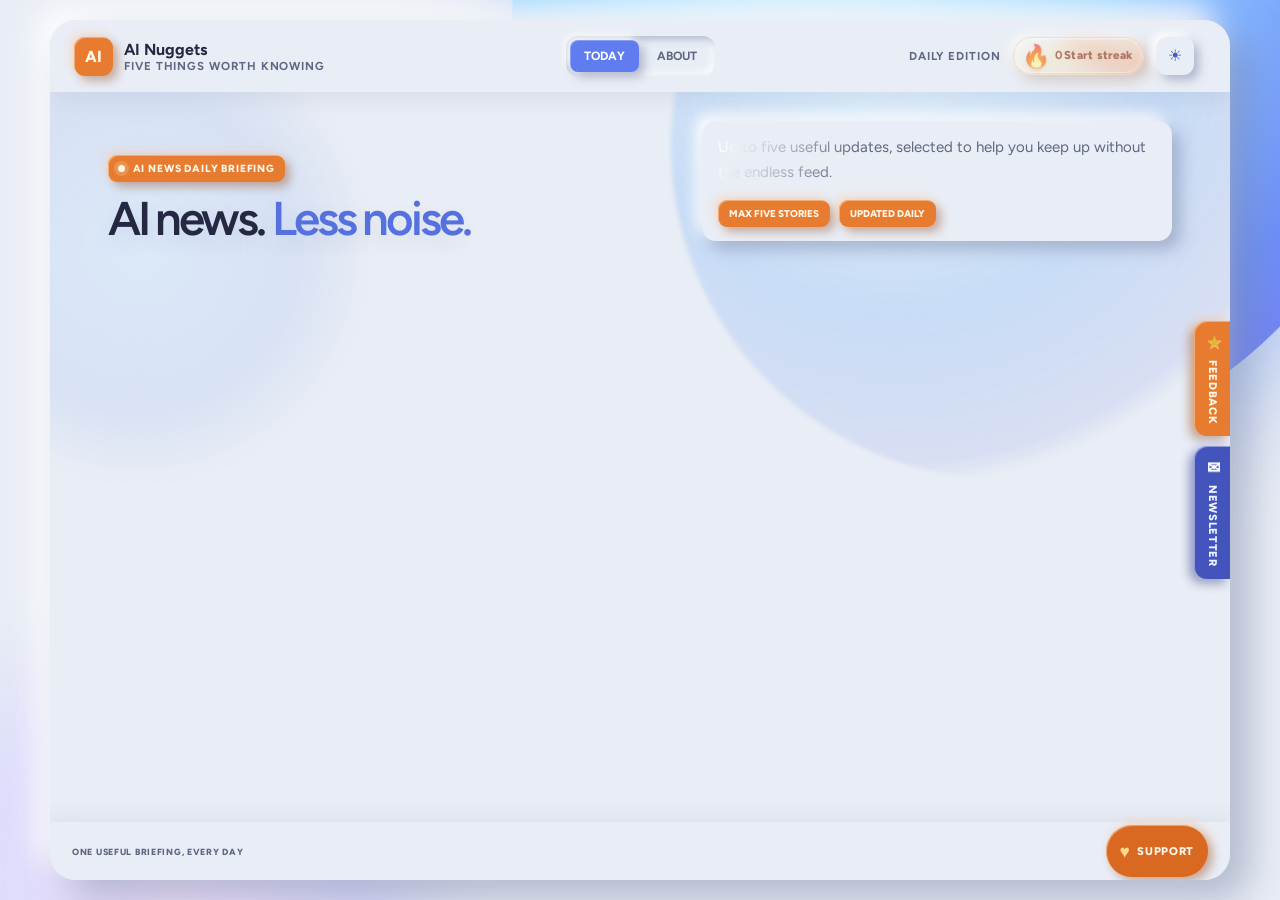
<file: index.html>
<!doctype html>
<html lang="en">
<head>
  <meta charset="utf-8">
  <meta name="viewport" content="width=device-width, initial-scale=1">
  <meta name="description" content="AI Nuggets distills the five AI updates worth knowing into a quick daily briefing.">
  <meta name="theme-color" content="#e9ebf9">
  <title>AI Nuggets - AI news, less noise</title>
  <link rel="icon" type="image/svg+xml" href="product/brand-mark.svg">
  <link rel="apple-touch-icon" href="product/og-image.png">
  <link rel="alternate" type="application/atom+xml" title="AI Nuggets" href="https://ai-nuggets.pages.dev/feed.xml">
  <link rel="canonical" href="/">

  <!-- Technical SEO Improvements -->
  <!-- The static canonical provides an initial-document signal. The loader
       replaces it for each ?date=YYYY-MM-DD[&edition=N] briefing. -->
    <script type="application/ld+json">
  {
    "@context": "https://schema.org",
    "@type": "WebSite",
    "name": "AI Nuggets",
    "url": "https://ai-nuggets.pages.dev/",
    "potentialAction": {
      "@type": "SearchAction",
      "target": "https://ai-nuggets.pages.dev/?date={date}",
      "query-input": "required name=date"
    }
  }
  </script>

  <!-- Social Media Integration (Open Graph & Twitter Cards) -->
  <meta property="og:title" content="AI Nuggets - AI news, less noise">
  <meta property="og:description" content="Daily briefing of exactly 4-5 essential AI stories. Stay informed without the endless feed.">
  <meta property="og:type" content="website">
  <meta property="og:url" content="https://ai-nuggets.pages.dev/">
  <meta property="og:image" content="https://ai-nuggets.pages.dev/product/og-image.png">
  <meta property="og:image:width" content="1200">
  <meta property="og:image:height" content="630">
  <meta property="og:site_name" content="AI Nuggets">
  <meta name="twitter:card" content="summary_large_image">
  <meta name="twitter:title" content="AI Nuggets - AI news, less noise">
  <meta name="twitter:description" content="Daily briefing of exactly 4-5 essential AI stories. Stay informed without the endless feed.">
  <meta name="twitter:image" content="https://ai-nuggets.pages.dev/product/og-image.png">

  
  <link rel="preconnect" href="https://fonts.googleapis.com">
  <link rel="preconnect" href="https://fonts.gstatic.com" crossorigin>
  <link href="https://fonts.googleapis.com/css2?family=Figtree:wght@500;600;700;800&display=swap" rel="stylesheet">
  <script src="product/config.js"></script>
  <script src="theme.config.js"></script>
  <script src="theme-loader.js"></script>
  
  <!-- Analytics: privacy-minimal first-party analytics are handled by the content Worker -->
  <!-- To add Google Analytics or Cloudflare Web Analytics, place the snippet here -->
</head>
<body>
  <div class="site-frame">
    <header class="site-header">
      <a class="brand" href="#today" data-product-home>
        <span class="brand-mark" aria-hidden="true" data-product-copy="brandMark"></span>
        <span class="brand-copy">
          <strong data-product-copy="brandName"></strong>
          <small data-product-copy="brandTagline"></small>
        </span>
      </a>

      <nav class="nav-tabs" aria-label="Main navigation">
        <a class="active" href="#today" aria-current="page">Today</a>
        <a href="about.html" data-product-copy="aboutLabel"></a>
      </nav>

      <div class="header-actions">
        <span class="current-date">Daily edition</span>
        <div class="streak-control">
          <button class="streak-pill" id="streakPill" type="button" aria-controls="loginMenu" aria-describedby="streakGuidance" aria-expanded="false" aria-live="polite">
            <span class="streak-pill__flame" aria-hidden="true">&#128293;</span>
            <span class="streak-pill__text"><strong id="streakPillCount">0</strong><span class="streak-pill__label" id="streakPillLabel" data-product-copy="guestStreakLabel"></span></span>
          </button>
          <span class="streak-guidance" id="streakGuidance" role="tooltip" data-product-streak-guidance></span>
        </div>
        <button class="color-mode-toggle" id="colorModeToggle" type="button" aria-label="Switch to dark mode" aria-pressed="false">
          <span class="mode-icon mode-icon--sun" aria-hidden="true">&#9728;</span>
          <span class="mode-icon mode-icon--moon" aria-hidden="true">&#9790;</span>
        </button>
        <div class="sign-in-control">
          <button class="login-menu-toggle" id="loginMenuToggle" type="button" aria-expanded="false" aria-controls="loginMenu">
            <span class="login-menu-toggle__icon" aria-hidden="true">&#128100;</span>
            <span data-product-copy="loginLabel"></span>
          </button>
          <div class="login-menu" id="loginMenu" hidden>
            <p class="login-menu__title" data-product-copy="loginMenuTitle"></p>
            <p class="login-menu__description" data-product-copy="loginMenuDescription"></p>
            <div class="google-sign-in-option">
              <div class="google-sign-in-button" id="googleSignInButton" aria-hidden="true">
                <span class="google-sign-in-button__mark" aria-hidden="true">G</span>
                <span data-product-copy="continueWithGoogleLabel"></span>
              </div>
              <div class="google-sign-in-target" id="googleSignInTarget"></div>
            </div>
          </div>
          <button class="account-menu-toggle" id="accountMenuToggle" type="button" aria-expanded="false" aria-controls="accountMenu" hidden>
            <span class="account-avatar" id="accountAvatar" aria-hidden="true"></span>
            <span class="account-name" id="accountName"></span>
            <span class="account-menu-chevron" aria-hidden="true">⌄</span>
          </button>
          <div class="account-menu" id="accountMenu" hidden>
            <div class="account-menu__profile">
              <span class="account-avatar" id="accountMenuAvatar" aria-hidden="true"></span>
              <span><strong id="accountMenuName"></strong><small id="accountEmail"></small></span>
            </div>
            <div class="account-menu__divider" aria-hidden="true"></div>
            <button class="sign-out-button" id="signOutButton" type="button">Sign out</button>
          </div>
          <output class="sign-in-status" id="signInStatus" aria-live="polite"></output>
        </div>
      </div>
    </header>

    <main id="today">
      <section class="briefing-intro" aria-labelledby="pageTitle">
        <div>
          <p class="eyebrow"><span class="eyebrow-indicator" aria-hidden="true"></span> <span data-product-copy="eyebrow"></span></p>
          <h1 id="pageTitle" data-product-headline></h1>
        </div>
        <div class="briefing-copy">
          <p class="briefing-copy__shine" data-product-copy="briefingDescription"></p>
          <div class="briefing-meta" aria-label="Briefing details">
            <span data-product-copy="storyCountLabel"></span>
            <span data-product-copy="updateCadenceLabel"></span>
          </div>
        </div>
      </section>

      <section class="story-grid" id="storyGrid"></section>
    </main>

    <footer class="site-footer">
      <span data-product-copy="footer"></span>
      <button class="support-tab" id="supportTab" type="button" aria-haspopup="dialog" aria-controls="supportDialog">
        <span aria-hidden="true">&#9829;</span><span data-product-copy="supportLabel"></span>
              <span class="support-heart" aria-hidden="true"></span>
              <span class="support-heart" aria-hidden="true"></span>
            </button>
    </footer>

          <div class="edge-tabs" id="edgeTabs">
            <button class="feedback-tab" id="feedbackTab" type="button" aria-haspopup="dialog" aria-controls="feedbackDialog">
              <span aria-hidden="true">★</span><span>Feedback</span>
            </button>
                      <button class="newsletter-tab" id="newsletterTab" type="button" aria-haspopup="dialog" aria-controls="newsletterDialog">
                        <span aria-hidden="true">✉</span><span data-product-copy="newsletterTabLabel"></span>
                      </button>
                    </div>
      </div>

  <dialog class="feedback-dialog" id="feedbackDialog" aria-labelledby="feedbackTitle" aria-describedby="feedbackDescription">
    <button class="dialog-close" id="feedbackDialogClose" type="button" aria-label="Close feedback form">&times;</button>
    <span class="dialog-mark feedback-dialog-mark" aria-hidden="true">★</span>
    <h2 id="feedbackTitle">How are we doing?</h2>
    <p id="feedbackDescription">A quick note helps us make each briefing more useful.</p>
    <form id="feedbackForm">
      <label for="feedbackEmail">Email address</label>
      <div class="feedback-email-control">
        <input id="feedbackEmail" name="email" type="email" autocomplete="email" placeholder="you@example.com" required>
        <span class="feedback-email-lock" id="feedbackEmailLock" aria-hidden="true" hidden>Locked</span>
      </div>
      <fieldset class="feedback-rating" id="feedbackRating">
        <legend>Your rating</legend>
        <div class="feedback-rating__choices" aria-label="Choose a rating from one to five stars">
          <span class="feedback-rating__stars" aria-hidden="true">
            <span class="feedback-rating__star"></span>
            <span class="feedback-rating__star"></span>
            <span class="feedback-rating__star"></span>
            <span class="feedback-rating__star"></span>
            <span class="feedback-rating__star"></span>
          </span>
          <input id="rating-1" name="ratingHalves" type="radio" value="2" required><label for="rating-1">1 star</label>
          <input id="rating-2" name="ratingHalves" type="radio" value="4"><label for="rating-2">2 stars</label>
          <input id="rating-3" name="ratingHalves" type="radio" value="6"><label for="rating-3">3 stars</label>
          <input id="rating-4" name="ratingHalves" type="radio" value="8"><label for="rating-4">4 stars</label>
          <input id="rating-5" name="ratingHalves" type="radio" value="10"><label for="rating-5">5 stars</label>
        </div>
        <output class="feedback-rating__display" id="feedbackRatingDisplay" aria-live="polite">Choose a rating</output>
      </fieldset>
      <label for="feedbackMessage">Feedback</label>
      <textarea id="feedbackMessage" name="message" rows="4" minlength="20" maxlength="4000" placeholder="Tell us what you think..." required></textarea>
      <button class="feedback-submit" id="feedbackSubmit" type="submit">Send feedback</button>
      <output class="feedback-message" id="feedbackMessageStatus" aria-live="polite"></output>
    </form>
  </dialog>

  <dialog class="feedback-dialog newsletter-dialog" id="newsletterDialog" aria-labelledby="newsletterTitle" aria-describedby="newsletterDescription">
    <button class="dialog-close" id="newsletterDialogClose" type="button" aria-label="Close newsletter dialog">&times;</button>
    <span class="dialog-mark newsletter-dialog-mark" aria-hidden="true">✉</span>
    <h2 id="newsletterTitle" data-product-copy="newsletterTitle"></h2>
    <p id="newsletterDescription" data-product-copy="newsletterDescription"></p>
    <form id="newsletterForm">
      <label for="newsletterEmail" data-product-copy="newsletterEmailLabel"></label>
      <div class="feedback-email-control">
        <input id="newsletterEmail" name="email" type="email" autocomplete="email" placeholder="you@example.com" required>
        <span class="feedback-email-lock" id="newsletterEmailLock" aria-hidden="true" hidden>Locked</span>
      </div>
      <button class="feedback-submit" id="newsletterSubmit" type="submit" data-product-copy="newsletterSubscribeLabel"></button>
      <output class="feedback-message" id="newsletterMessageStatus" aria-live="polite"></output>
    </form>
  </dialog>

  <dialog class="support-dialog" id="supportDialog" aria-labelledby="supportTitle" aria-describedby="supportDescription">
    <button class="dialog-close" id="supportDialogClose" type="button" aria-label="Close support dialog">&times;</button>
    <span class="dialog-mark support-dialog-mark" aria-hidden="true">&#9829;</span>
    <h2 id="supportTitle" data-product-copy="supportTitle"></h2>
    <p id="supportDescription" data-product-copy="supportDescription"></p>
    <div class="support-body" id="supportBody" aria-live="polite"></div>
      </dialog>

  <dialog class="story-dialog" id="storyDialog" aria-labelledby="storyDialogTitle">
    <button class="dialog-close" id="storyDialogClose" type="button" aria-label="Close story summary">&times;</button>
    <p class="story-dialog-category" id="storyDialogCategory"></p>
    <h2 id="storyDialogTitle"></h2>
    <div class="story-summary-contexts" role="group" aria-label="Summary detail">
    </div>
    <div id="storyDialogSummary" tabindex="0" aria-label="Story summary. Use Arrow Up and Arrow Down to scroll."></div>
    <div class="story-dialog-actions">
      <div class="story-dialog-navigation-group">
        <div class="story-dialog-navigation" aria-label="Story navigation" role="group">
          <button class="story-dialog-navigation-button" id="storyDialogPrevious" type="button" aria-label="Previous story" disabled><span aria-hidden="true">&larr;</span><span>Previous</span></button>
          <button class="story-dialog-navigation-button" id="storyDialogNext" type="button" aria-label="Next story"><span>Next</span><span aria-hidden="true">&rarr;</span></button>
        </div>
        <p class="story-dialog-navigation-hint" aria-label="Keyboard shortcuts. Tab switches summary level, up and down arrows scroll, left and right arrows browse stories.">
          <span class="story-dialog-navigation-hint-item"><span class="story-dialog-kbd" aria-hidden="true">Tab</span> switch summary</span>
          <span class="story-dialog-navigation-hint-item"><span class="story-dialog-kbd" aria-hidden="true">&uarr;</span><span class="story-dialog-kbd" aria-hidden="true">&darr;</span> scroll</span>
          <span class="story-dialog-navigation-hint-item"><span class="story-dialog-kbd" aria-hidden="true">&larr;</span><span class="story-dialog-kbd" aria-hidden="true">&rarr;</span> browse stories</span>
        </p>
      </div>
      <div class="story-dialog-actions-group">
        <button class="story-dialog-share" id="storyDialogShare" type="button" data-product-copy="storyShareButtonLabel" aria-haspopup="dialog"></button>
        <a class="story-dialog-source" id="storyDialogSource" target="_blank" rel="noopener noreferrer">Read the source <span aria-hidden="true">&nearr;</span></a>
      </div>
    </div>
  </dialog>

  <dialog class="story-share-dialog" id="storyShareDialog" aria-labelledby="storyShareDialogTitle">
    <button class="dialog-close" id="storyShareDialogClose" type="button" aria-label="Close share dialog">&times;</button>
    <h2 id="storyShareDialogTitle" data-product-copy="storyShareDialogTitle"></h2>
    <p class="story-share-dialog-description" id="storyShareDialogDescription" data-product-copy="storyShareDialogDescription"></p>
    <div class="story-share-url">
      <label class="story-share-url-label" id="storyShareUrlLabel" for="storyShareUrl" data-product-copy="storyShareUrlLabel"></label>
      <div class="story-share-url-row">
        <input class="story-share-url-input" id="storyShareUrl" type="text" readonly />
        <button class="story-share-copy-btn" id="storyShareCopyButton" type="button" data-product-copy="storyShareCopyLabel" aria-live="polite"></button>
      </div>
    </div>
    <div class="story-share-platforms" id="storySharePlatforms" role="group" aria-label="Share this story"></div>
  </dialog>

  <div class="celebration-toast" id="celebrationToast" role="alert" aria-live="assertive">
    <span class="celebration-toast__emoji" data-celebration-emoji></span>
    <span class="celebration-toast__title" data-celebration-title></span>
    <span class="celebration-toast__subtitle" data-celebration-subtitle></span>
    <span class="celebration-toast__streak" data-celebration-streak></span>
  </div>

  <script src="product/apply-copy.js"></script>
  <script src="content-engine/loader.js"></script>
  <script src="product/company-images.js"></script>
  <script src="content-engine/render.js"></script>
  <script src="content-engine/celebration.js"></script>
  <script src="script.js"></script>
</body>
</html>
</file>
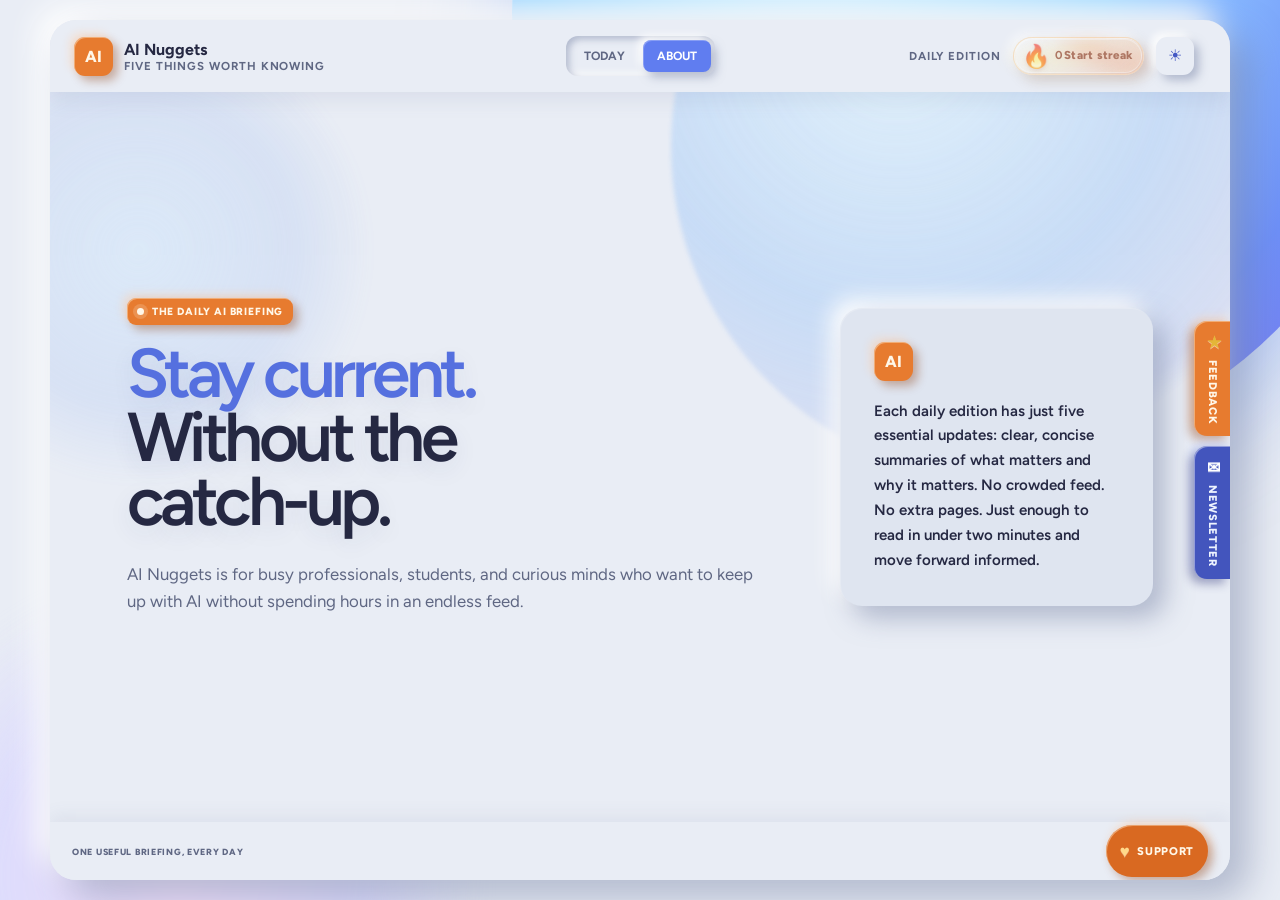
<file: about.html>
<!doctype html>
<html lang="en">
<head>
  <meta charset="utf-8">
  <meta name="viewport" content="width=device-width, initial-scale=1">
  <meta name="description" content="AI Nuggets distills the five AI updates worth knowing into a quick daily briefing for busy professionals and curious minds.">
  <meta name="theme-color" content="#e9ebf9">
  <title>About AI Nuggets - AI news, less noise</title>
  <link rel="icon" type="image/svg+xml" href="product/brand-mark.svg">
  <link rel="apple-touch-icon" href="product/og-image.png">
  <link rel="canonical" href="https://ai-nuggets.pages.dev/about">
  <meta property="og:title" content="About AI Nuggets - AI news, less noise">
  <meta property="og:description" content="AI Nuggets distills the five AI updates worth knowing into a quick daily briefing for busy professionals and curious minds.">
  <meta property="og:type" content="website">
  <meta property="og:url" content="https://ai-nuggets.pages.dev/about">
  <meta property="og:image" content="https://ai-nuggets.pages.dev/product/og-image.png">
  <meta property="og:image:width" content="1200">
  <meta property="og:image:height" content="630">
  <meta name="twitter:card" content="summary_large_image">
  <meta name="twitter:title" content="About AI Nuggets - AI news, less noise">
  <meta name="twitter:description" content="AI Nuggets distills the five AI updates worth knowing into a quick daily briefing for busy professionals and curious minds.">
  <meta name="twitter:image" content="https://ai-nuggets.pages.dev/product/og-image.png">
  <link rel="preconnect" href="https://fonts.googleapis.com">
  <link rel="preconnect" href="https://fonts.gstatic.com" crossorigin>
  <link href="https://fonts.googleapis.com/css2?family=Figtree:wght@500;600;700;800&display=swap" rel="stylesheet">
  <script src="product/config.js"></script>
  <script src="theme.config.js"></script>
  <script src="theme-loader.js"></script>
</head>
<body>
  <div class="site-frame">
    <header class="site-header">
      <a class="brand" href="index.html" data-product-home>
        <span class="brand-mark" aria-hidden="true" data-product-copy="brandMark"></span>
        <span class="brand-copy">
          <strong data-product-copy="brandName"></strong>
          <small data-product-copy="brandTagline"></small>
        </span>
      </a>

      <nav class="nav-tabs" aria-label="Main navigation">
        <a href="index.html">Today</a>
        <a class="active" href="about.html" aria-current="page" data-product-copy="aboutLabel"></a>
      </nav>

      <div class="header-actions">
        <span class="current-date">Daily edition</span>
        <div class="streak-control">
          <button class="streak-pill" id="streakPill" type="button" aria-controls="loginMenu" aria-describedby="streakGuidance" aria-expanded="false" aria-live="polite">
            <span class="streak-pill__flame" aria-hidden="true">&#128293;</span>
            <span class="streak-pill__text"><strong id="streakPillCount">0</strong><span class="streak-pill__label" id="streakPillLabel" data-product-copy="guestStreakLabel"></span></span>
          </button>
          <span class="streak-guidance" id="streakGuidance" role="tooltip" data-product-streak-guidance></span>
        </div>
        <button class="color-mode-toggle" id="colorModeToggle" type="button" aria-label="Switch to dark mode" aria-pressed="false">
          <span class="mode-icon mode-icon--sun" aria-hidden="true">&#9728;</span>
          <span class="mode-icon mode-icon--moon" aria-hidden="true">&#9790;</span>
        </button>
        <div class="sign-in-control">
          <button class="login-menu-toggle" id="loginMenuToggle" type="button" aria-expanded="false" aria-controls="loginMenu">
            <span class="login-menu-toggle__icon" aria-hidden="true">&#128100;</span>
            <span data-product-copy="loginLabel"></span>
          </button>
          <div class="login-menu" id="loginMenu" hidden>
            <p class="login-menu__title" data-product-copy="loginMenuTitle"></p>
            <p class="login-menu__description" data-product-copy="loginMenuDescription"></p>
            <div class="google-sign-in-option">
              <div class="google-sign-in-button" id="googleSignInButton" aria-hidden="true">
                <span class="google-sign-in-button__mark" aria-hidden="true">G</span>
                <span data-product-copy="continueWithGoogleLabel"></span>
              </div>
              <div class="google-sign-in-target" id="googleSignInTarget"></div>
            </div>
          </div>
          <button class="account-menu-toggle" id="accountMenuToggle" type="button" aria-expanded="false" aria-controls="accountMenu" hidden>
            <span class="account-avatar" id="accountAvatar" aria-hidden="true"></span>
            <span class="account-name" id="accountName"></span>
            <span class="account-menu-chevron" aria-hidden="true">⌄</span>
          </button>
          <div class="account-menu" id="accountMenu" hidden>
            <div class="account-menu__profile">
              <span class="account-avatar" id="accountMenuAvatar" aria-hidden="true"></span>
              <span><strong id="accountMenuName"></strong><small id="accountEmail"></small></span>
            </div>
            <div class="account-menu__divider" aria-hidden="true"></div>
            <button class="sign-out-button" id="signOutButton" type="button">Sign out</button>
          </div>
          <output class="sign-in-status" id="signInStatus" aria-live="polite"></output>
        </div>
      </div>
    </header>

    <main class="about-page" id="about" aria-labelledby="aboutTitle">
      <section class="about-hero">
        <div class="about-copy">
          <p class="eyebrow"><span class="eyebrow-indicator" aria-hidden="true"></span><span data-product-copy="aboutEyebrow"></span></p>
          <h1 id="aboutTitle" data-product-about-headline></h1>
          <p class="about-description" data-product-copy="aboutDescription"></p>
        </div>
        <aside class="about-promise" aria-label="The AI Nuggets promise">
          <span class="brand-mark" aria-hidden="true" data-product-copy="brandMark"></span>
          <p data-product-copy="aboutPromise"></p>
        </aside>
      </section>
    </main>

    <footer class="site-footer">
      <span data-product-copy="footer"></span>
      <button class="support-tab" id="supportTab" type="button" aria-haspopup="dialog" aria-controls="supportDialog">
        <span aria-hidden="true">&#9829;</span><span data-product-copy="supportLabel"></span>
              <span class="support-heart" aria-hidden="true"></span>
              <span class="support-heart" aria-hidden="true"></span>
            </button>
    </footer>

          <div class="edge-tabs" id="edgeTabs">
            <button class="feedback-tab" id="feedbackTab" type="button" aria-haspopup="dialog" aria-controls="feedbackDialog">
              <span aria-hidden="true">★</span><span>Feedback</span>
            </button>
                      <button class="newsletter-tab" id="newsletterTab" type="button" aria-haspopup="dialog" aria-controls="newsletterDialog">
                        <span aria-hidden="true">✉</span><span data-product-copy="newsletterTabLabel"></span>
                      </button>
                    </div>
      </div>

  <dialog class="feedback-dialog" id="feedbackDialog" aria-labelledby="feedbackTitle" aria-describedby="feedbackDescription">
    <button class="dialog-close" id="feedbackDialogClose" type="button" aria-label="Close feedback form">&times;</button>
    <span class="dialog-mark feedback-dialog-mark" aria-hidden="true">★</span>
    <h2 id="feedbackTitle">How are we doing?</h2>
    <p id="feedbackDescription">A quick note helps us make each briefing more useful.</p>
    <form id="feedbackForm">
      <label for="feedbackEmail">Email address</label>
      <div class="feedback-email-control"><input id="feedbackEmail" name="email" type="email" autocomplete="email" placeholder="you@example.com" required><span class="feedback-email-lock" id="feedbackEmailLock" aria-hidden="true" hidden>Locked</span></div>
      <fieldset class="feedback-rating" id="feedbackRating">
        <legend>Your rating</legend>
        <div class="feedback-rating__choices" aria-label="Choose a rating from one to five stars">
          <span class="feedback-rating__stars" aria-hidden="true"><span class="feedback-rating__star"></span><span class="feedback-rating__star"></span><span class="feedback-rating__star"></span><span class="feedback-rating__star"></span><span class="feedback-rating__star"></span></span>
          <input id="rating-1" name="ratingHalves" type="radio" value="2" required><label for="rating-1">1 star</label>
          <input id="rating-2" name="ratingHalves" type="radio" value="4"><label for="rating-2">2 stars</label>
          <input id="rating-3" name="ratingHalves" type="radio" value="6"><label for="rating-3">3 stars</label>
          <input id="rating-4" name="ratingHalves" type="radio" value="8"><label for="rating-4">4 stars</label>
          <input id="rating-5" name="ratingHalves" type="radio" value="10"><label for="rating-5">5 stars</label>
        </div>
        <output class="feedback-rating__display" id="feedbackRatingDisplay" aria-live="polite">Choose a rating</output>
      </fieldset>
      <label for="feedbackMessage">Feedback</label>
      <textarea id="feedbackMessage" name="message" rows="4" minlength="20" maxlength="4000" placeholder="Tell us what you think..." required></textarea>
      <button class="feedback-submit" id="feedbackSubmit" type="submit">Send feedback</button>
      <output class="feedback-message" id="feedbackMessageStatus" aria-live="polite"></output>
    </form>
  </dialog>

  <dialog class="feedback-dialog newsletter-dialog" id="newsletterDialog" aria-labelledby="newsletterTitle" aria-describedby="newsletterDescription">
    <button class="dialog-close" id="newsletterDialogClose" type="button" aria-label="Close newsletter dialog">&times;</button>
    <span class="dialog-mark newsletter-dialog-mark" aria-hidden="true">✉</span>
    <h2 id="newsletterTitle" data-product-copy="newsletterTitle"></h2>
    <p id="newsletterDescription" data-product-copy="newsletterDescription"></p>
    <form id="newsletterForm">
      <label for="newsletterEmail" data-product-copy="newsletterEmailLabel"></label>
      <div class="feedback-email-control">
        <input id="newsletterEmail" name="email" type="email" autocomplete="email" placeholder="you@example.com" required>
        <span class="feedback-email-lock" id="newsletterEmailLock" aria-hidden="true" hidden>Locked</span>
      </div>
      <button class="feedback-submit" id="newsletterSubmit" type="submit" data-product-copy="newsletterSubscribeLabel"></button>
      <output class="feedback-message" id="newsletterMessageStatus" aria-live="polite"></output>
    </form>
  </dialog>

  <dialog class="support-dialog" id="supportDialog" aria-labelledby="supportTitle" aria-describedby="supportDescription">
      <button class="dialog-close" id="supportDialogClose" type="button" aria-label="Close support dialog">&times;</button>
      <span class="dialog-mark support-dialog-mark" aria-hidden="true">&#9829;</span>
      <h2 id="supportTitle" data-product-copy="supportTitle"></h2>
      <p id="supportDescription" data-product-copy="supportDescription"></p>
      <div class="support-body" id="supportBody" aria-live="polite"></div>
          </dialog>

    <script src="product/apply-copy.js"></script>
    <script src="script.js"></script>
</body>
</html>
</file>
